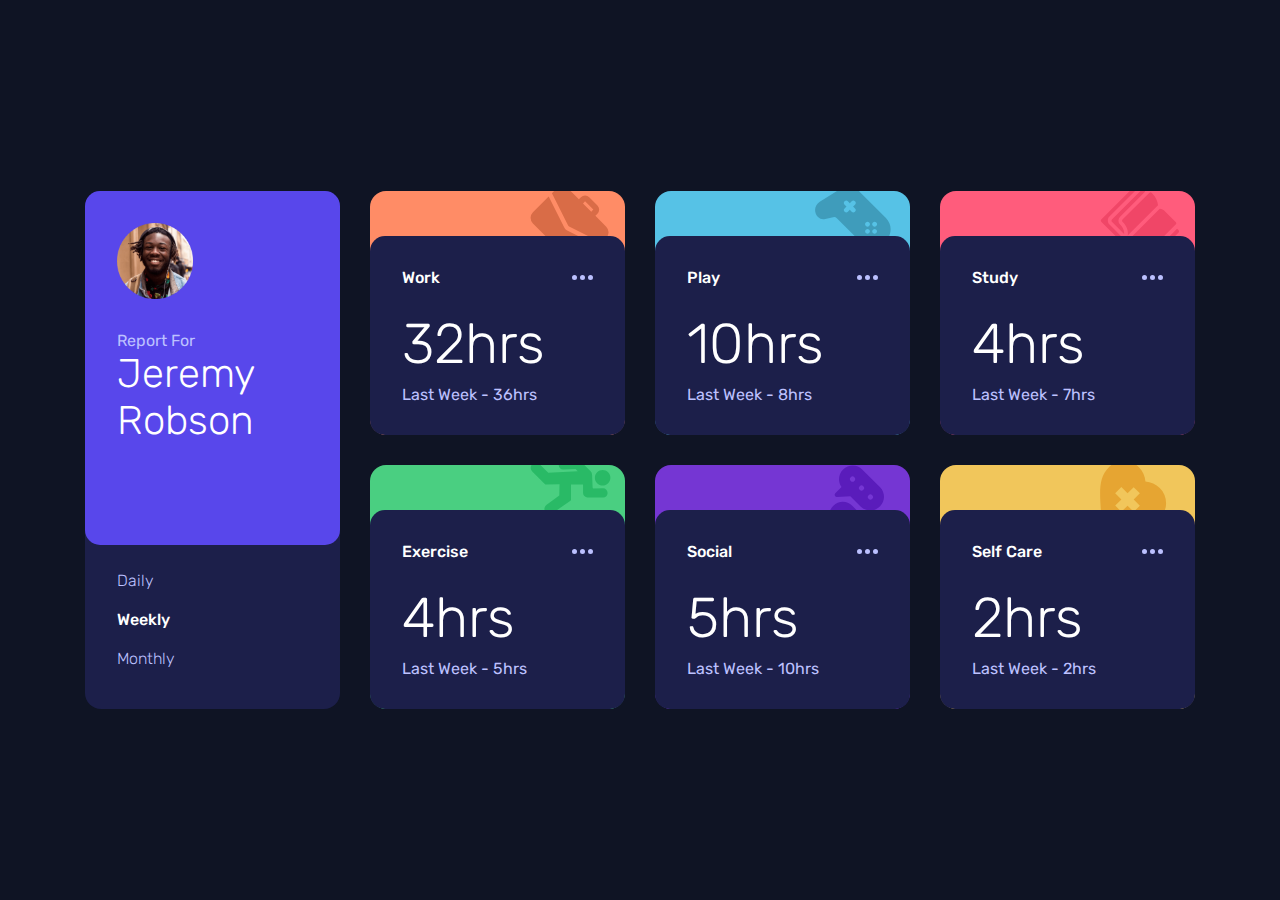
<file: index.html>
<!DOCTYPE html>
<html lang="en">
  <head>
    <meta charset="UTF-8" />
    <meta name="viewport" content="width=device-width, initial-scale=1.0" />
    <!-- displays site properly based on user's device -->

    <link
      rel="icon"
      type="image/png"
      sizes="32x32"
      href="./images/favicon-32x32.png"
    />

    <title>Frontend Mentor | Time tracking dashboard</title>
    <link rel="preconnect" href="https://fonts.googleapis.com" />
    <link rel="preconnect" href="https://fonts.gstatic.com" crossorigin />
    <link
      href="https://fonts.googleapis.com/css2?family=Rubik:wght@300;400;500&display=swap"
      rel="stylesheet"
    />
    <style>
      body {
        font-family: "Rubik", sans-serif;
        font-weight: 400; /* Default weight */
      }
    </style>
    <link rel="stylesheet" href="style.css" />
    <script src="script.js" defer></script>
  </head>
  <body>
    <main>
      <div class="card1">
        <div class="inner1">
          <img src="images/image-jeremy.png" width="76" alt="profile picture of jeremy">
          <div>
            <span>Report For</span>
            <h2>Jeremy Robson</h2>
          </div>
        </div>
        <div class="button-group">
          <div id="dailyBtn" class="myButton">Daily</div>
          <div id="weeklyBtn" class="myButton  selected">Weekly</div>
          <div id="monthlyBtn" class="myButton">Monthly</div>
        </div>
        
      </div>
      <div class="card2">
        <div class="inner-card">
          <div class="title">Work<img src="images/icon-ellipsis.svg" alt="three dots"/></div>
          <div class="content" id="work"></div>
        </div>
      </div>
      <div class="card3">
        <div class="inner-card">
          <div class="title">Play<img src="images/icon-ellipsis.svg" alt="three dots"/></div>
          <div class="content" id="play"></div>
        </div>
      </div>
      <div class="card4">
        <div class="inner-card">
          <div class="title">Study<img src="images/icon-ellipsis.svg" alt="three dots"/></div>
          <div class="content" id="study"></div>
        </div>
      </div>
      <div class="card5">
        <div class="inner-card">
          <div class="title">
            Exercise<img src="images/icon-ellipsis.svg" alt="three dots"/>
          </div>
          <div class="content" id="exercise"></div>
        </div>
      </div>
      <div class="card6">
        <div class="inner-card">
          <div class="title">Social<img src="images/icon-ellipsis.svg" alt="three dots"/></div>
          <div class="content" id="social"></div>
        </div>
      </div>
      <div class="card7">
        <div class="inner-card">
          <div class="title">
            Self Care<img src="images/icon-ellipsis.svg" alt="three dots"/>
          </div>
          <div class="content" id="self-care"></div>
        </div>
      </div>
    </main>
  </body>
</html>
</file>
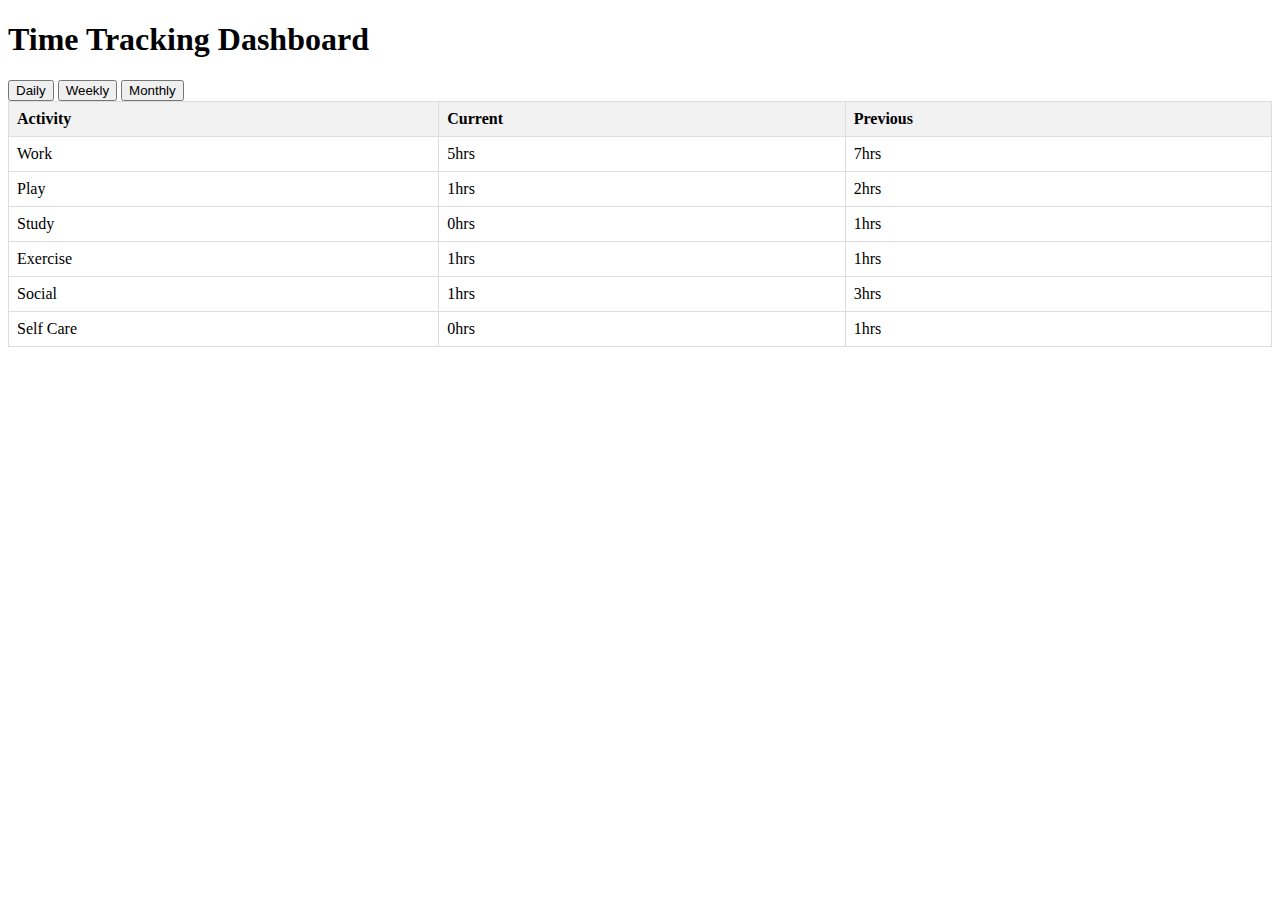
<file: test.html>
<!DOCTYPE html>
<html>
<head>
  <title>Time Tracking Dashboard</title>
  <style>
    table {
      border-collapse: collapse;
      width: 100%;
    }

    th, td {
      border: 1px solid #ddd;
      padding: 8px;
      text-align: left;
    }

    th {
      background-color: #f2f2f2;
    }
  </style>
</head>
<body>

  <h1>Time Tracking Dashboard</h1>

  <button id="dailyBtn">Daily</button>
  <button id="weeklyBtn">Weekly</button>
  <button id="monthlyBtn">Monthly</button>

  <table id="timeTrackingTable">
    <thead>
      <tr>
        <th>Activity</th>
        <th>Current</th>
        <th>Previous</th>
      </tr>
    </thead>
    <tbody>
    </tbody>
  </table>

  <script>
    const data = [
      {
        "title": "Work",
        "timeframes": {
          "daily": {
            "current": 5,
            "previous": 7
          },
          "weekly": {
            "current": 32,
            "previous": 36
          },
          "monthly": {
            "current": 103,
            "previous": 128
          }
        }
      },
      {
        "title": "Play",
        "timeframes": {
          "daily": {
            "current": 1,
            "previous": 2
          },
          "weekly": {
            "current": 10,
            "previous": 8
          },
          "monthly": {
            "current": 23,
            "previous": 29
          }
        }
      },
      {
        "title": "Study",
        "timeframes": {
          "daily": {
            "current": 0,
            "previous": 1
          },
          "weekly": {
            "current": 4,
            "previous": 7
          },
          "monthly": {
            "current": 13,
            "previous": 19
          }
        }
      },
      {
        "title": "Exercise",
        "timeframes": {
          "daily": {
            "current": 1,
            "previous": 1
          },
          "weekly": {
            "current": 4,
            "previous": 5
          },
          "monthly": {
            "current": 11,
            "previous": 18
          }
        }
      },
      {
        "title": "Social",
        "timeframes": {
          "daily": {
            "current": 1,
            "previous": 3
          },
          "weekly": {
            "current": 5,
            "previous": 10
          },
          "monthly": {
            "current": 21,
            "previous": 23
          }
        }
      },
      {
        "title": "Self Care",
        "timeframes": {
          "daily": {
            "current": 0,
            "previous": 1
          },
          "weekly": {
            "current": 2,
            "previous": 2
          },
          "monthly": {
            "current": 7,
            "previous": 11
          }
        }
      }
    ];

    const dailyBtn = document.getElementById('dailyBtn');
    const weeklyBtn = document.getElementById('weeklyBtn');
    const monthlyBtn = document.getElementById('monthlyBtn');
    const tableBody = document.querySelector('#timeTrackingTable tbody');

    function displayData(timeframe) {
      tableBody.innerHTML = ''; // Clear existing rows

      data.forEach(activity => {
        const row = document.createElement('tr');
        const activityCell = document.createElement('td');
        const currentCell = document.createElement('td');
        const previousCell = document.createElement('td');

        activityCell.textContent = activity.title;
        currentCell.textContent = `${activity.timeframes[timeframe].current}hrs`;
        previousCell.textContent = `${activity.timeframes[timeframe].previous}hrs`;

        row.appendChild(activityCell);
        row.appendChild(currentCell);
        row.appendChild(previousCell);
        tableBody.appendChild(row);
      });
    }

    // Initial display (e.g., Daily)
    displayData('daily');

    dailyBtn.addEventListener('click', () => displayData('daily'));
    weeklyBtn.addEventListener('click', () => displayData('weekly'));
    monthlyBtn.addEventListener('click', () => displayData('monthly'));
  </script>

</body>
</html>
</file>
<file: style.css>
:root {
    --blue: hsl(246, 80%, 60%);
    --light-red-work: hsl(15, 100%, 70%);
    --soft-blue-play: hsl(195, 74%, 62%);
    --light-red-study: hsl(348, 100%, 68%);
    --lime-green-exercise: hsl(145, 58%, 55%);
    --violet-social: hsl(264, 64%, 52%);
    --soft-orange-self-care: hsl(43, 84%, 65%);

    --very-dark-blue: hsl(226, 43%, 10%);   /* #0E1323 - background      */
    --dark-blue: hsl(235, 46%, 20%);        /* #1C204B - card bg         */
    --desaturated-blue: hsl(235, 45%, 61%); /* #33397A - hovered card bg */
    --pale-blue: hsl(236, 100%, 87%);       /* #BBC0FF - text and 3 dot  */
  }

* {
    margin: 0;
    padding: 0;
    box-sizing: border-box;
}

body {
    background-color: var(--very-dark-blue);
    color: white;
    display: flex;
    justify-content: center;

    height: 100dvh;
    align-items: center;
}

main {
    width: 1110px;
    height: 518px;
    display: grid;
    grid-template-rows: 1fr 1fr;
    grid-template-columns: 1fr 1fr 1fr 1fr;
    gap: 30px;
}

.card1, .card2, .card3, .card4, .card5, .card6, .card7 {
    border-radius: 16px;
}

.card2, .card3, .card4, .card5, .card6, .card7 {
    display: flex;
    align-items: flex-end;
    background-repeat: no-repeat;
    background-position: 160px -5px;
}

.card1 {
    background-color: var(--dark-blue);
    grid-row-start: 2 span;
}

.card2 {
    background-color: var(--light-red-work);
    background-image: url('images/icon-work.svg');
}

.card3 {
    background-color: var(--soft-blue-play);
    background-image: url('images/icon-play.svg');
}

.card4 {
    background-color: var(--light-red-study);
    background-image: url('images/icon-study.svg');
}

.card5 {
    background-color: var(--lime-green-exercise);
    background-image: url('images/icon-exercise.svg');
}

.card6 {
    background-color: var(--violet-social);
    background-image: url('images/icon-social.svg');
}

.card7 {
    background-color: var(--soft-orange-self-care);
    background-image: url('images/icon-self-care.svg');
}

.inner-card {
    background-color: var(--dark-blue);
    width: 100%;
    height: 199px;
    border-radius: 15px;
    padding: 32px;
}

.inner-card:hover {
    background-color: var(--desaturated-blue);
}

.inner1 {
    background-color: var(--blue);
    width: 100%;
    height: 354px;
    border-radius: 15px;

    display: flex;
    flex-direction: column;
    gap: 32px;
    padding :32px;
}

span {
    color: var(--pale-blue);
}

.inner-card p {
    color: var(--pale-blue)
}

h1 {
    font-size: 3.5rem;
    font-weight: 300;
    margin-bottom: 8px;
}

h2 {
    font-size: 2.5rem;
    font-weight: 300;
}

.title {
    width: 100%;
    display: flex;
    align-items: center;
    justify-content: space-between;
    margin-bottom: 24px;
    font-weight: 500;
}

.button-group {
    display: flex;
    flex-direction: column;
    margin-top: 16px;
}

.myButton {
    padding: 10px 32px;
    color: var(--pale-blue);
    cursor: pointer;
    font-weight: 300;
}

.myButton:hover {
    background-color: rgba(0, 0, 0, 0.1);
}

.selected {
    color: white;
    font-weight: 500;
}

@media (max-width: 1110px) {
    /* Your CSS rules here */
    body {

        align-items: flex-start;
        margin: 81px 0;
    }

    main {
        display: flex;
        flex-direction: column;
        height: auto;
        max-width: 327px;
    }

    .card1 {
        height: 203px;
    }

    .card2, .card3, .card4, .card5, .card6, .card7 {
        height: 160px;
        background-position: 230px -5px;
    }
    
    .inner-card {
        height: 122px;
    }

    .inner1 {
        height: 133px;
    }

    .title {
        margin-bottom: 6px;
    }

    h1 {
        font-size: 2rem;
    }

    .content {
        display: flex;
        width: 100%;
        align-items: center;
        justify-content: space-between;
    }

    .button-group {
        flex-direction: row;
        margin: 0;
    }

    .myButton {
        padding: 24px;
        width: 109px;
        text-align: center;
    }

    .inner1 {
        flex-direction: row;
        gap: 20px;
        padding: 30px;
        align-items: center;
    }

    h2 {
        font-size: 1.5rem;;
    }
}
</file>
